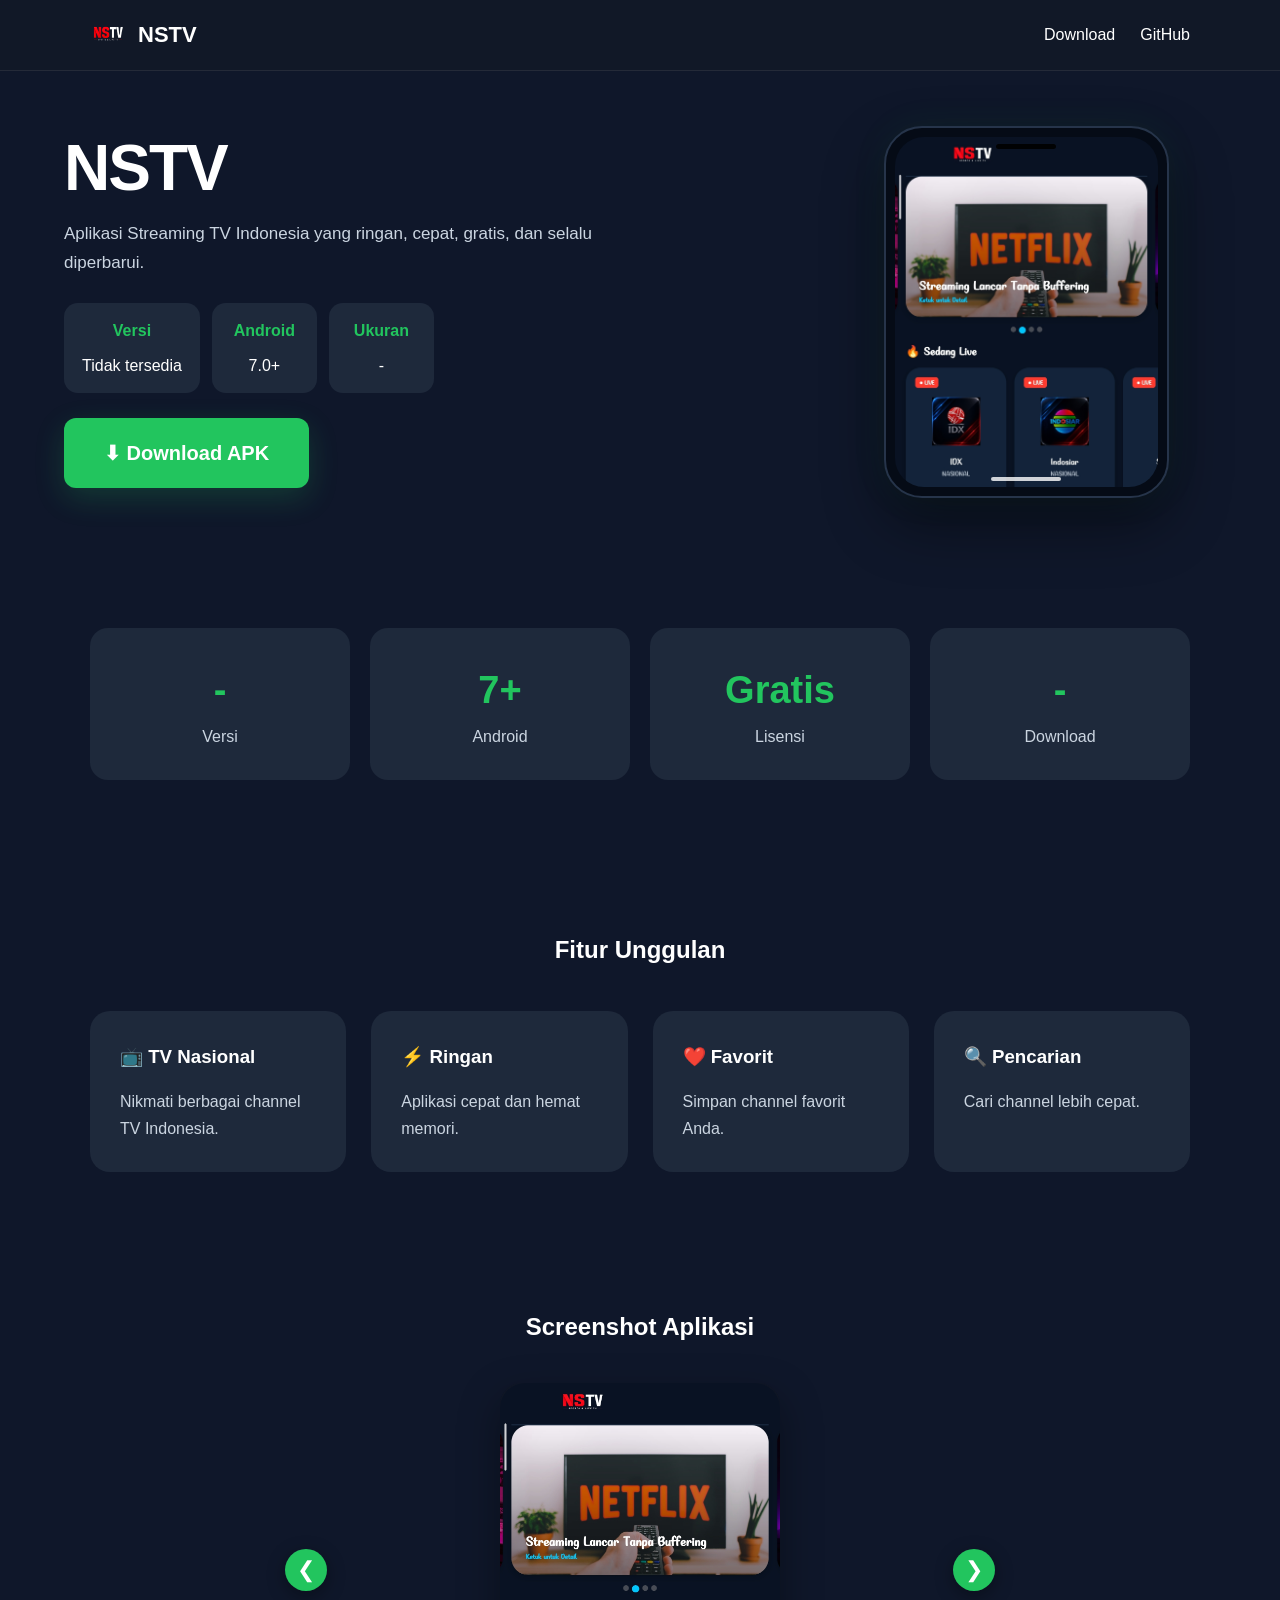
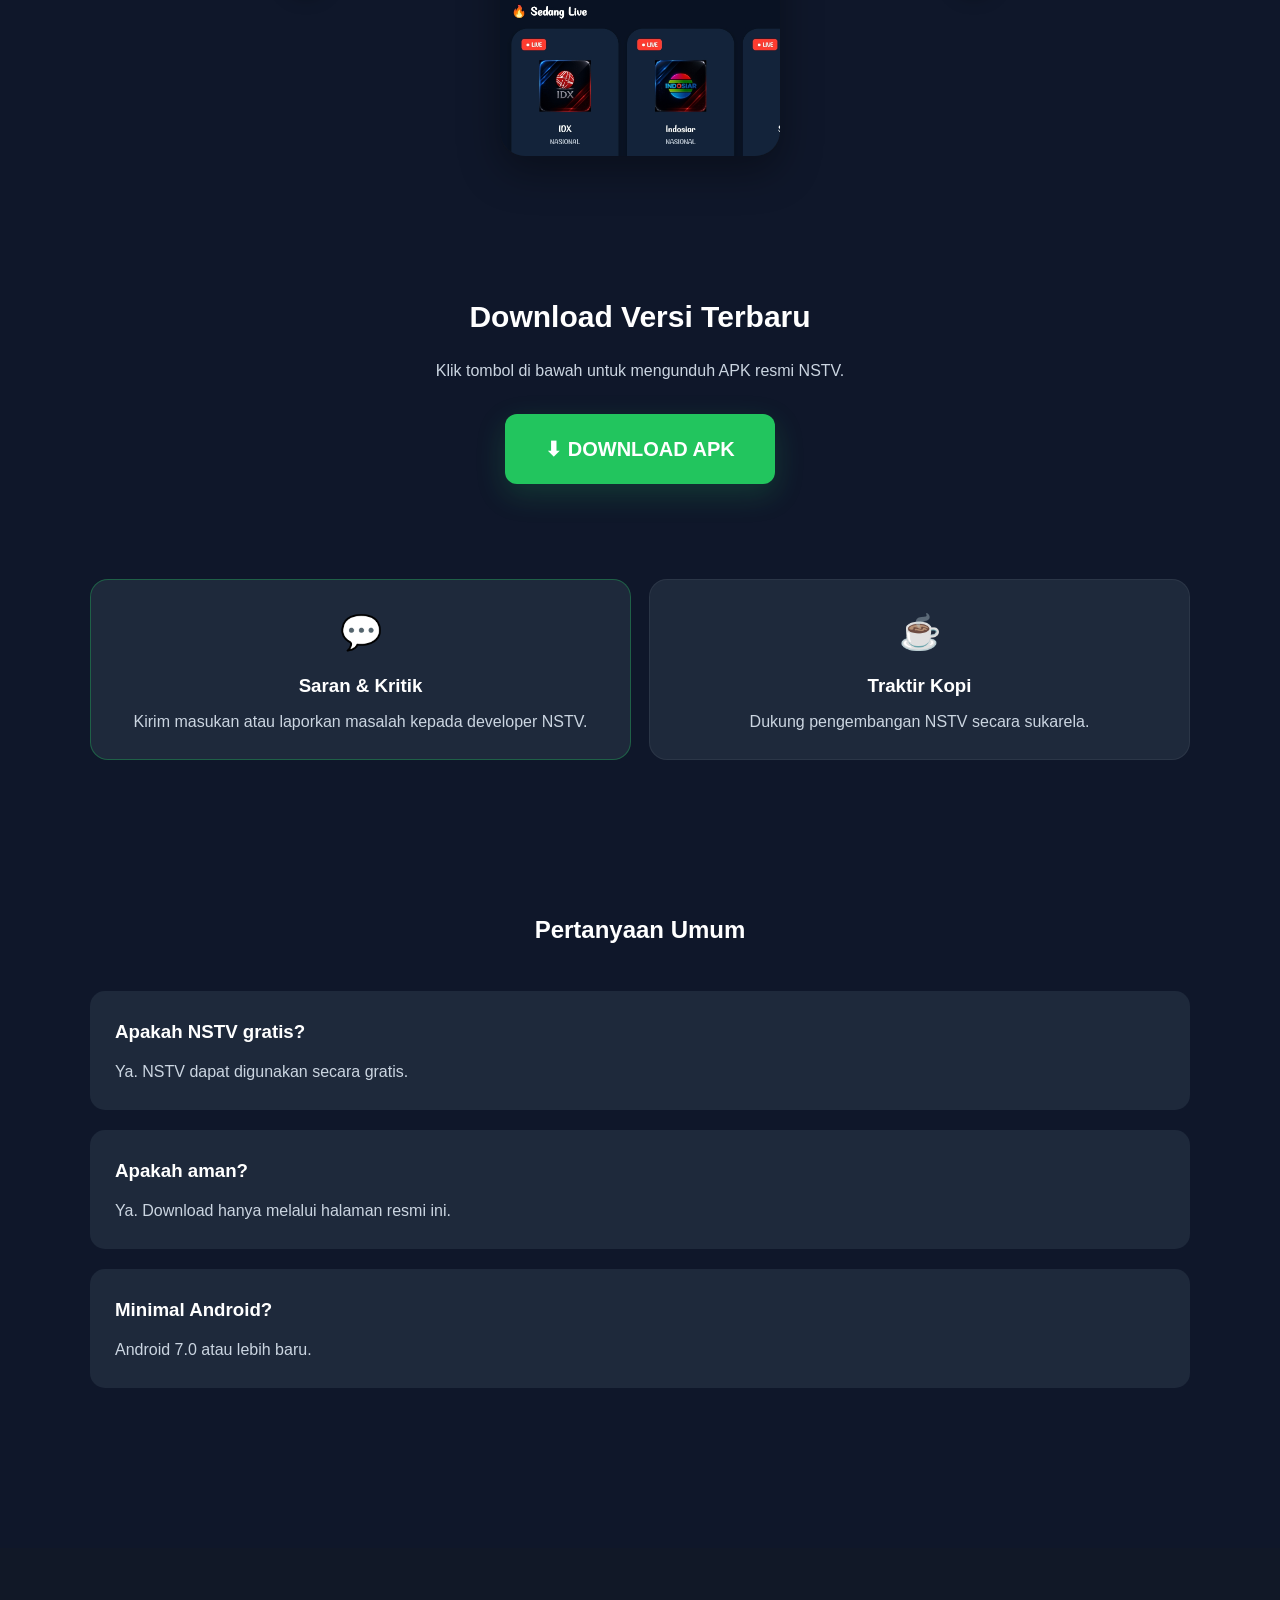
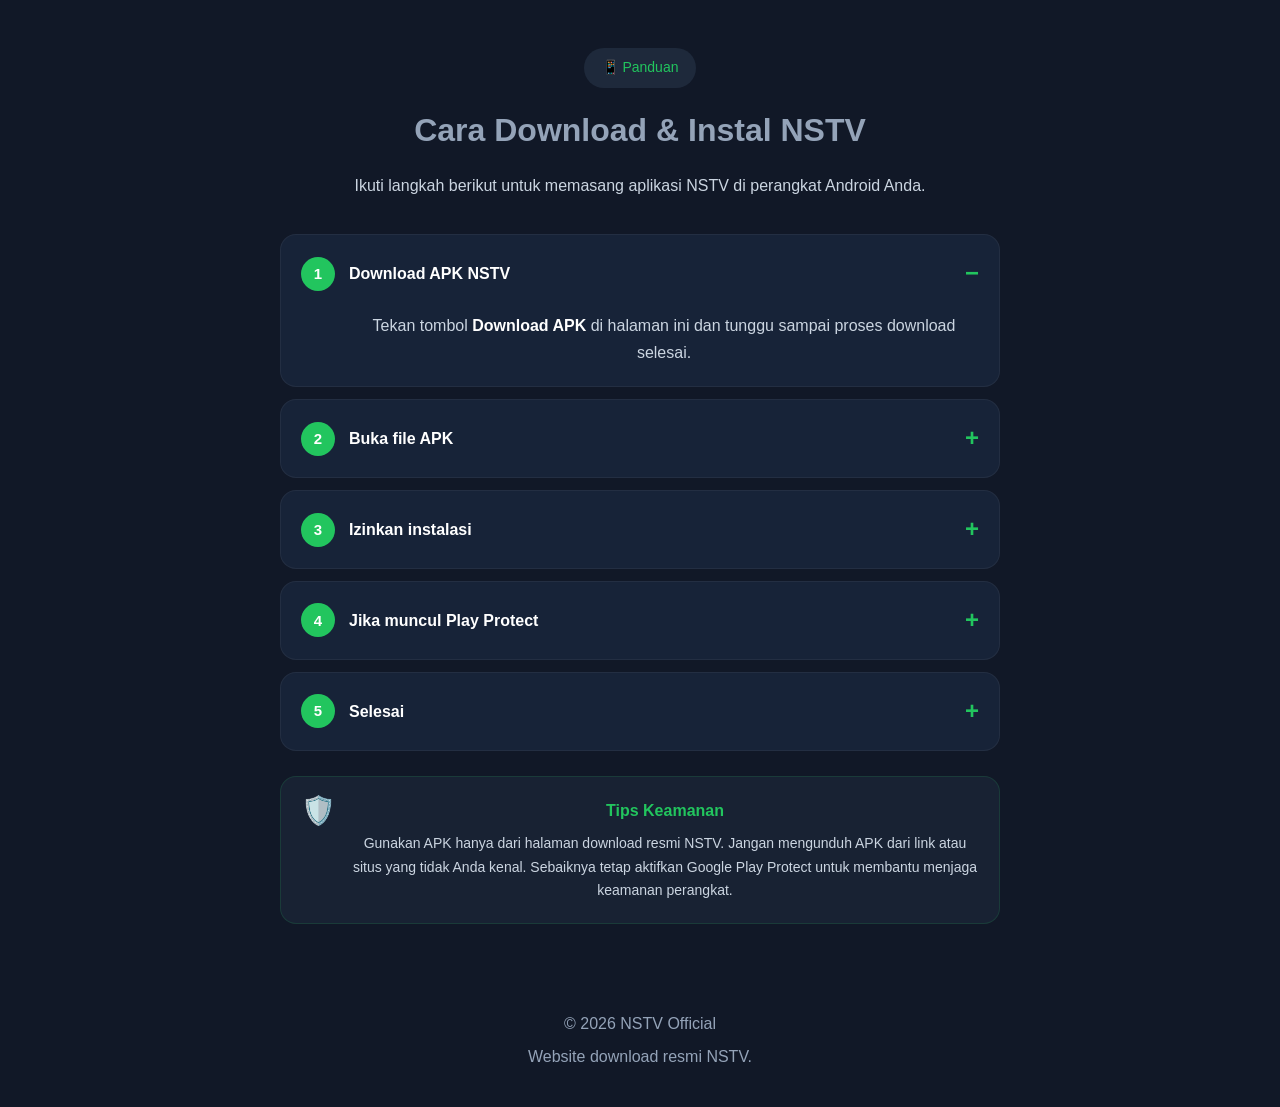
<file: index.html>
<!DOCTYPE html>
<html lang="id">
<head>
    <meta charset="UTF-8">
    <meta name="viewport" content="width=device-width, initial-scale=1.0">
    <title>NSTV - Download APK Resmi</title>
    <link rel="icon" type="image/png" href="img/logo.png">
    <meta name="description" content="Download aplikasi NSTV versi terbaru secara resmi.">
    <link rel="stylesheet" href="css/style.css">
    <link rel="stylesheet" href="css/layout-fix.css?v=2">
    <style>
        .community-section{padding:20px 0 70px}.community-grid{display:grid;grid-template-columns:repeat(2,minmax(0,1fr));gap:18px}.community-card{display:block;text-decoration:none;color:#fff;background:#1e293b;border-radius:18px;padding:24px;text-align:center;border:1px solid rgba(255,255,255,.06);transition:.25s}.community-card:hover{transform:translateY(-4px);border-color:#22c55e}.community-icon{font-size:34px;margin-bottom:8px}.community-card h3{margin-bottom:6px}.community-card p{color:#cbd5e1;margin:0}.community-card.feedback{border-color:rgba(34,197,94,.35)}@media(max-width:600px){.community-section{padding:5px 0 50px}.community-grid{grid-template-columns:1fr}.community-card{padding:22px}}
    </style>
</head>
<body>

<header>
    <div class="container">
        <nav>
            <div class="logo">
                <img src="img/logo.png" alt="NSTV Logo">
                <span>NSTV</span>
            </div>
            <div class="menu">
                <a href="#download">Download</a>
                <a href="https://github.com/nstv-official/nstv" target="_blank" rel="noopener noreferrer">GitHub</a>
            </div>
        </nav>
    </div>
</header>

<section class="hero">
    <div class="container hero-grid">
        <div class="hero-left">
            <h1>NSTV</h1>
            <p>Aplikasi Streaming TV Indonesia yang ringan, cepat, gratis, dan selalu diperbarui.</p>
            <div class="hero-info">
                <div><strong>Versi</strong><span id="app-version">Memuat...</span></div>
                <div><strong>Android</strong><span>7.0+</span></div>
                <div><strong>Ukuran</strong><span id="latest-size">Memuat...</span></div>
            </div>
            <a href="#download" class="download-button">⬇ Download APK</a>
        </div>
        <div class="hero-right"><div class="phone"><img src="img/screenshot1.jpg" id="hero-image" alt="Tampilan aplikasi NSTV"></div></div>
    </div>
</section>

<section class="stats">
    <div class="container">
        <div class="stat"><h2 id="latest-version">Memuat...</h2><p>Versi</p></div>
        <div class="stat"><h2>7+</h2><p>Android</p></div>
        <div class="stat"><h2>Gratis</h2><p>Lisensi</p></div>
        <div class="stat"><h2 id="download-count">Memuat...</h2><p>Download</p></div>
    </div>
</section>

<section class="features">
    <div class="container">
        <h2>Fitur Unggulan</h2>
        <div class="feature-grid">
            <div class="feature"><h3>📺 TV Nasional</h3><p>Nikmati berbagai channel TV Indonesia.</p></div>
            <div class="feature"><h3>⚡ Ringan</h3><p>Aplikasi cepat dan hemat memori.</p></div>
            <div class="feature"><h3>❤️ Favorit</h3><p>Simpan channel favorit Anda.</p></div>
            <div class="feature"><h3>🔍 Pencarian</h3><p>Cari channel lebih cepat.</p></div>
        </div>
    </div>
</section>

<section class="screenshots">
    <div class="container">
        <h2>Screenshot Aplikasi</h2>
        <div class="slider">
            <button class="nav prev" aria-label="Screenshot sebelumnya">&#10094;</button>
            <div class="slides">
                <img src="img/screenshot1.jpg" class="slide active" alt="Screenshot NSTV 1">
                <img src="img/screenshot2.jpg" class="slide" alt="Screenshot NSTV 2">
                <img src="img/screenshot3.jpg" class="slide" alt="Screenshot NSTV 3">
                <img src="img/screenshot4.jpg" class="slide" alt="Screenshot NSTV 4">
            </div>
            <button class="nav next" aria-label="Screenshot berikutnya">&#10095;</button>
        </div>
    </div>
</section>

<section class="download" id="download">
    <div class="container">
        <h2>Download Versi Terbaru</h2>
        <p>Klik tombol di bawah untuk mengunduh APK resmi NSTV.</p>
        <a href="#" class="download-button" data-latest-download rel="noopener noreferrer">⬇ DOWNLOAD APK</a>
        <div class="release-notes" id="release-notes" hidden><h3>Perubahan Terbaru</h3><p id="release-notes-text"></p></div>
    </div>
</section>

<section class="community-section">
    <div class="container">
        <div class="community-grid">
            <a class="community-card feedback" href="feedback.html">
                <div class="community-icon">💬</div>
                <h3>Saran & Kritik</h3>
                <p>Kirim masukan atau laporkan masalah kepada developer NSTV.</p>
            </a>
            <a class="community-card" href="support.html">
                <div class="community-icon">☕</div>
                <h3>Traktir Kopi</h3>
                <p>Dukung pengembangan NSTV secara sukarela.</p>
            </a>
        </div>
    </div>
</section>

<section class="faq">
    <div class="container">
        <h2>Pertanyaan Umum</h2>
        <div class="faq-item"><h3>Apakah NSTV gratis?</h3><p>Ya. NSTV dapat digunakan secara gratis.</p></div>
        <div class="faq-item"><h3>Apakah aman?</h3><p>Ya. Download hanya melalui halaman resmi ini.</p></div>
        <div class="faq-item"><h3>Minimal Android?</h3><p>Android 7.0 atau lebih baru.</p></div>
    </div>
</section>

<footer>
    <section class="install-guide" id="panduan">
        <div class="container">
            <div class="guide-header"><span class="guide-badge">📱 Panduan</span><h2>Cara Download & Instal NSTV</h2><p>Ikuti langkah berikut untuk memasang aplikasi NSTV di perangkat Android Anda.</p></div>
            <div class="guide-box">
                <details open><summary><span class="step-number">1</span>Download APK NSTV</summary><div class="guide-content"><p>Tekan tombol <strong>Download APK</strong> di halaman ini dan tunggu sampai proses download selesai.</p></div></details>
                <details><summary><span class="step-number">2</span>Buka file APK</summary><div class="guide-content"><p>Setelah selesai, buka file APK NSTV dari notifikasi download atau folder <strong>Download</strong> di perangkat Anda.</p></div></details>
                <details><summary><span class="step-number">3</span>Izinkan instalasi</summary><div class="guide-content"><p>Jika Android menampilkan pesan bahwa instalasi dari sumber ini tidak diizinkan, pilih <strong>Pengaturan</strong>, lalu aktifkan <strong>Izinkan dari sumber ini</strong> untuk browser atau aplikasi yang digunakan untuk membuka APK.</p><p>Setelah itu kembali ke proses instalasi dan tekan <strong>Install</strong>.</p></div></details>
                <details><summary><span class="step-number">4</span>Jika muncul Play Protect</summary><div class="guide-content"><p>Android dapat memeriksa aplikasi yang dipasang dari luar Google Play menggunakan <strong>Google Play Protect</strong>.</p><p>Jika tersedia pilihan <strong>Pindai aplikasi</strong>, lakukan pemindaian terlebih dahulu dan ikuti petunjuk yang muncul di layar.</p></div></details>
                <details><summary><span class="step-number">5</span>Selesai</summary><div class="guide-content"><p>Setelah instalasi selesai, buka aplikasi <strong>NSTV</strong> dari layar utama perangkat Anda.</p></div></details>
            </div>
            <div class="security-note"><div class="security-icon">🛡️</div><div><strong>Tips Keamanan</strong><p>Gunakan APK hanya dari halaman download resmi NSTV. Jangan mengunduh APK dari link atau situs yang tidak Anda kenal. Sebaiknya tetap aktifkan Google Play Protect untuk membantu menjaga keamanan perangkat.</p></div></div>
        </div>
    </section>
    <div class="container"><p>© 2026 NSTV Official</p><p>Website download resmi NSTV.</p></div>
</footer>

<script src="js/app.js?v=8"></script>
</body>
</html>
</file>
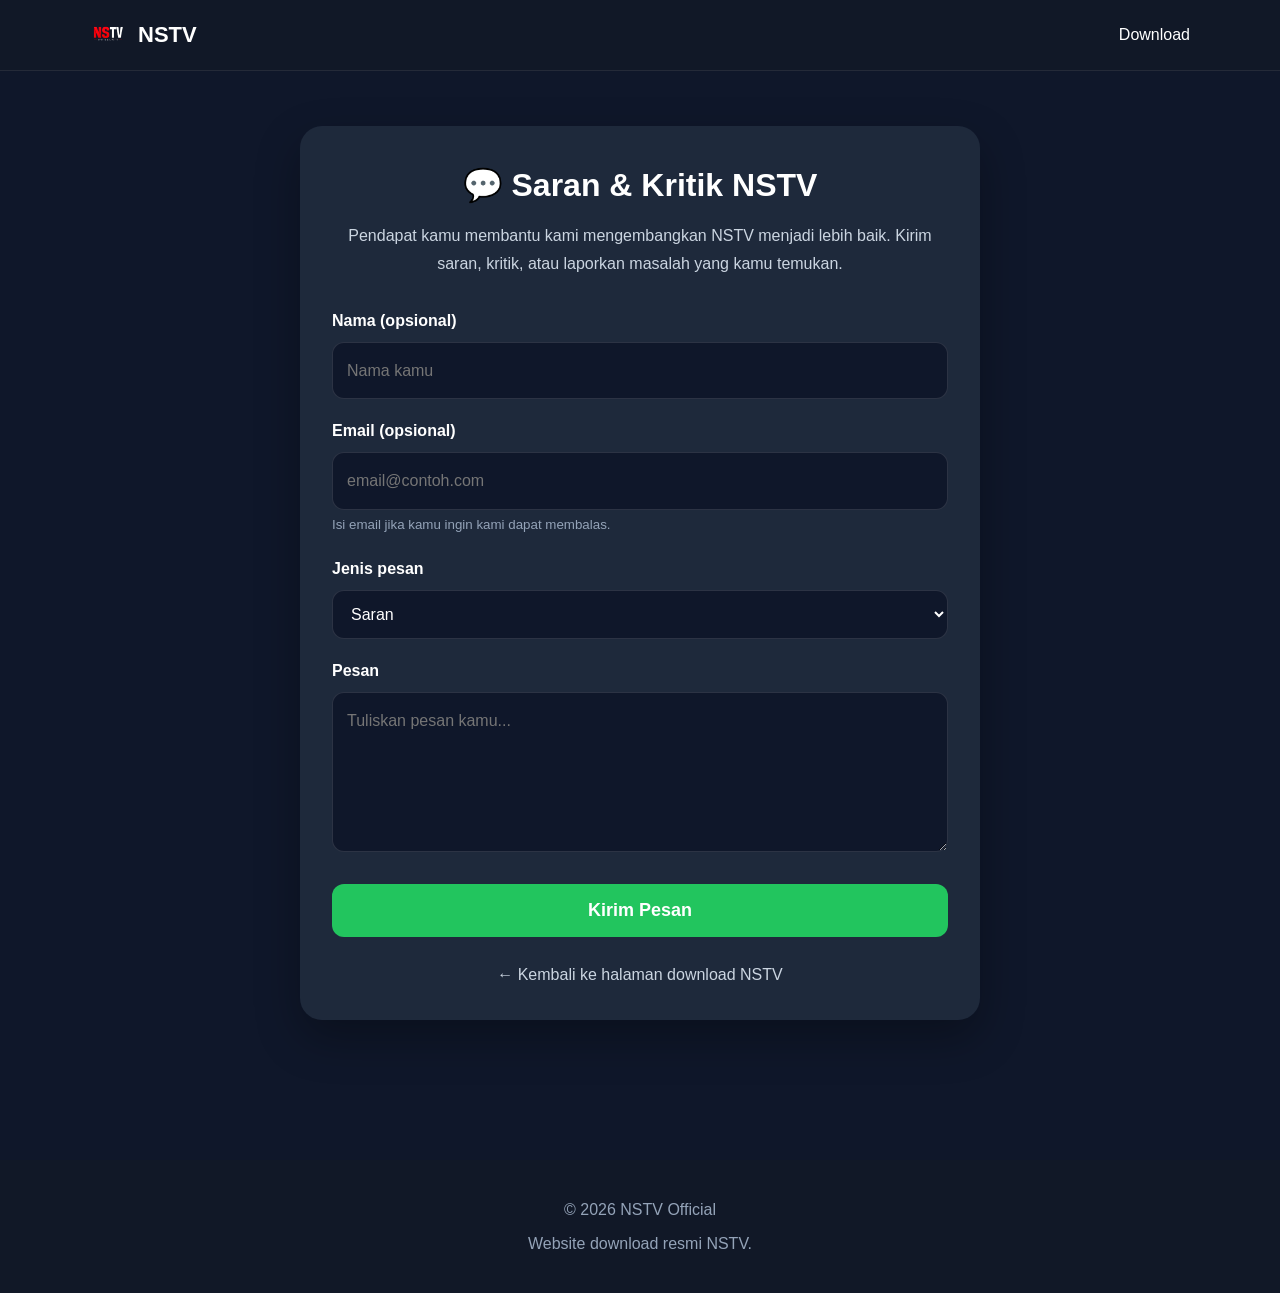
<file: feedback.html>
<!doctype html><html lang="id"><head><meta charset="utf-8"><meta name="viewport" content="width=device-width,initial-scale=1"><title>Saran & Kritik - NSTV</title><link rel="icon" href="img/logo.png"><link rel="stylesheet" href="css/style.css"><style>.feedback-page{padding:55px 0 80px;min-height:70vh}.feedback-card{max-width:680px;margin:auto;background:#1e293b;border-radius:22px;padding:32px;box-shadow:0 18px 45px rgba(0,0,0,.3)}.feedback-card h1{text-align:center;margin-bottom:10px}.intro{text-align:center;color:#cbd5e1;margin-bottom:30px}.feedback-form label{display:block;font-weight:bold;margin:18px 0 8px}.feedback-form input,.feedback-form select,.feedback-form textarea{width:100%;padding:14px;border:1px solid rgba(255,255,255,.12);border-radius:12px;background:#0f172a;color:#fff;font:inherit}.feedback-form textarea{min-height:160px;resize:vertical}.feedback-form small{color:#94a3b8}.submit{width:100%;border:0;margin-top:24px;cursor:pointer;background:#22c55e;color:#fff;padding:16px;border-radius:12px;font-size:18px;font-weight:bold}.submit:disabled{opacity:.6}.msg{display:none;margin-top:18px;padding:15px;border-radius:12px;text-align:center}.ok{display:block;background:rgba(34,197,94,.12);color:#86efac}.err{display:block;background:rgba(239,68,68,.12);color:#fca5a5}.back{display:block;text-align:center;color:#cbd5e1;text-decoration:none;margin-top:24px}@media(max-width:600px){.feedback-page{padding:35px 0 55px}.feedback-card{padding:24px 18px}}</style></head><body><header><div class="container"><nav><a href="index.html" class="logo" style="text-decoration:none;color:#fff"><img src="img/logo.png" alt="NSTV"><span>NSTV</span></a><div class="menu"><a href="index.html#download">Download</a></div></nav></div></header><main class="feedback-page"><div class="container"><div class="feedback-card"><h1>💬 Saran & Kritik NSTV</h1><p class="intro">Pendapat kamu membantu kami mengembangkan NSTV menjadi lebih baik. Kirim saran, kritik, atau laporkan masalah yang kamu temukan.</p><form id="feedback-form" class="feedback-form" action="https://formspree.io/f/moealabl" method="POST"><label for="name">Nama (opsional)</label><input id="name" name="name" maxlength="80" placeholder="Nama kamu"><label for="email">Email (opsional)</label><input id="email" name="email" type="email" maxlength="120" placeholder="email@contoh.com"><small>Isi email jika kamu ingin kami dapat membalas.</small><label for="category">Jenis pesan</label><select id="category" name="category" required><option>Saran</option><option>Kritik</option><option>Laporan masalah</option><option>Masalah streaming</option><option>Lainnya</option></select><label for="message">Pesan</label><textarea id="message" name="message" maxlength="3000" required placeholder="Tuliskan pesan kamu..."></textarea><input type="hidden" name="_subject" value="Saran & Kritik NSTV"><input type="text" name="_gotcha" tabindex="-1" autocomplete="off" style="position:absolute;left:-9999px"><button id="submit" class="submit" type="submit">Kirim Pesan</button><div id="msg" class="msg" role="status"></div></form><a class="back" href="index.html">← Kembali ke halaman download NSTV</a></div></div></main><footer><div class="container"><p>© 2026 NSTV Official</p><p>Website download resmi NSTV.</p></div></footer><script>document.getElementById('feedback-form').addEventListener('submit',async e=>{e.preventDefault();const f=e.currentTarget,b=document.getElementById('submit'),m=document.getElementById('msg');b.disabled=true;b.textContent='Mengirim...';m.className='msg';try{const r=await fetch(f.action,{method:'POST',body:new FormData(f),headers:{Accept:'application/json'}});if(!r.ok)throw 0;f.reset();m.className='msg ok';m.textContent='Terima kasih! Pesan kamu sudah berhasil dikirim. ❤️'}catch(x){m.className='msg err';m.textContent='Maaf, pesan belum terkirim. Silakan coba lagi.'}finally{b.disabled=false;b.textContent='Kirim Pesan'}});</script></body></html>
</file>
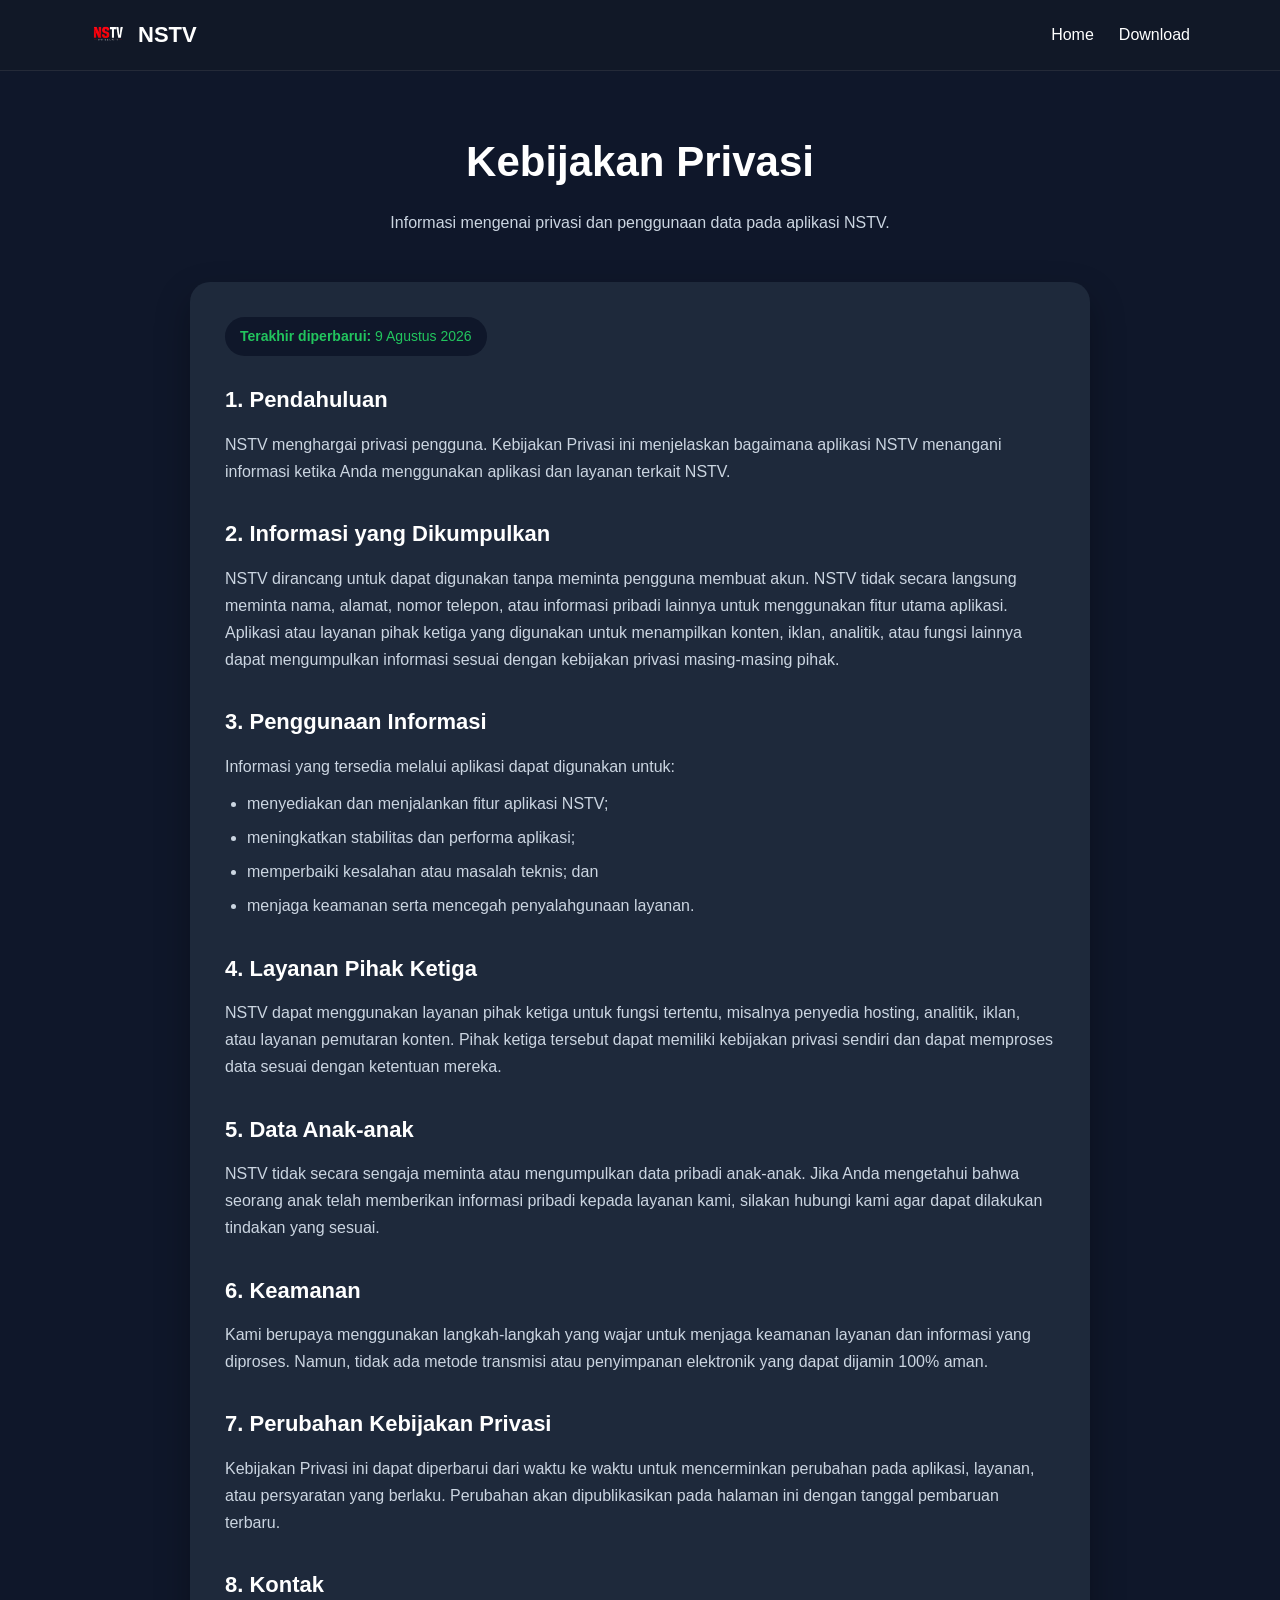
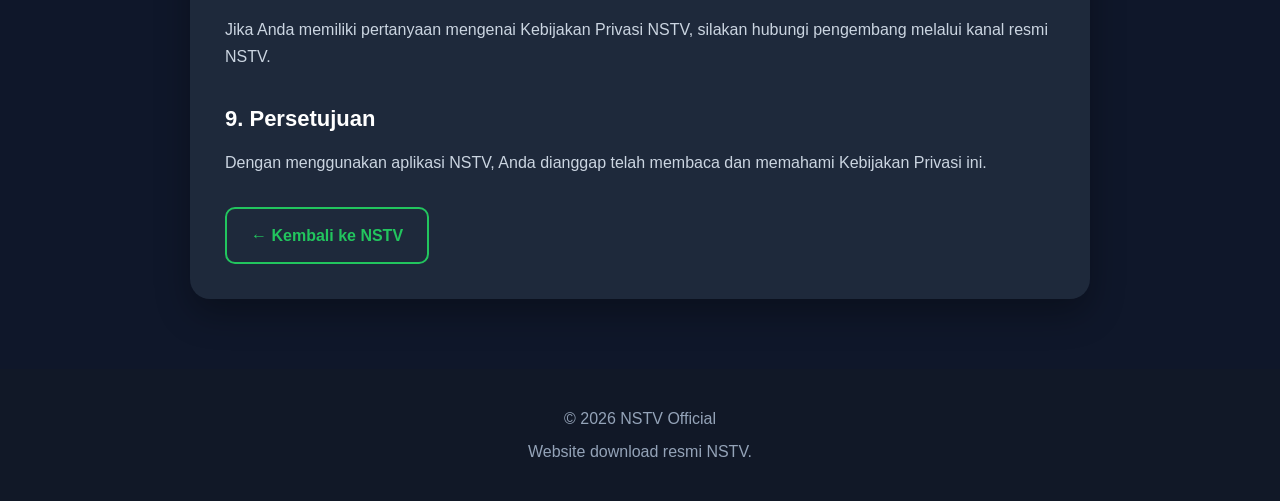
<file: privacy.html>
<!DOCTYPE html>
<html lang="id">
<head>
    <meta charset="UTF-8">
    <meta name="viewport" content="width=device-width, initial-scale=1.0">
    <title>Kebijakan Privasi - NSTV</title>
    <meta name="description" content="Kebijakan Privasi resmi aplikasi NSTV.">
    <link rel="icon" type="image/png" href="img/logo.png">
    <link rel="stylesheet" href="css/style.css">
    <style>
        /* Privacy Policy - mengikuti tema utama NSTV */
        .privacy-hero {
            padding: 55px 0 35px;
            text-align: center;
        }

        .privacy-hero h1 {
            font-size: 42px;
            margin-bottom: 12px;
        }

        .privacy-hero p {
            color: #cbd5e1;
            margin: 0 auto;
            max-width: 650px;
        }

        .privacy-card {
            background: #1e293b;
            border-radius: 20px;
            padding: 35px;
            margin: 10px auto 70px;
            box-shadow: 0 15px 35px rgba(0,0,0,.3);
            max-width: 900px;
        }

        .privacy-updated {
            display: inline-block;
            padding: 8px 15px;
            background: #0f172a;
            border-radius: 20px;
            color: #22c55e;
            font-size: 14px;
            margin-bottom: 25px;
        }

        .privacy-card h2 {
            color: #fff;
            font-size: 22px;
            margin: 30px 0 12px;
        }

        .privacy-card h2:first-of-type {
            margin-top: 0;
        }

        .privacy-card p,
        .privacy-card li {
            color: #cbd5e1;
        }

        .privacy-card ul {
            padding-left: 22px;
            margin: 10px 0;
        }

        .privacy-card li {
            margin: 7px 0;
        }

        .privacy-card a {
            color: #22c55e;
            text-decoration: none;
        }

        .privacy-card a:hover {
            color: #16a34a;
        }

        .privacy-back {
            display: inline-block;
            margin-top: 30px;
            padding: 13px 24px;
            border: 2px solid #22c55e;
            border-radius: 10px;
            color: #22c55e;
            text-decoration: none;
            font-weight: bold;
            transition: .3s;
        }

        .privacy-back:hover {
            background: #22c55e;
            color: #fff;
        }

        @media (max-width: 600px) {
            .privacy-hero {
                padding: 45px 0 25px;
            }

            .privacy-hero h1 {
                font-size: 32px;
            }

            .privacy-card {
                padding: 24px 20px;
                margin-bottom: 45px;
                border-radius: 18px;
            }

            .privacy-card h2 {
                font-size: 20px;
            }
        }
    </style>
</head>
<body>

<header>
    <div class="container">
        <nav>
            <a href="index.html" class="logo" style="text-decoration:none;color:#fff;">
                <img src="img/logo.png" alt="NSTV Logo">
                <span>NSTV</span>
            </a>

            <div class="menu">
                <a href="index.html">Home</a>
                <a href="index.html#download">Download</a>
            </div>
        </nav>
    </div>
</header>

<section class="privacy-hero">
    <div class="container">
        <h1>Kebijakan Privasi</h1>
        <p>Informasi mengenai privasi dan penggunaan data pada aplikasi NSTV.</p>
    </div>
</section>

<main class="container">
    <article class="privacy-card">
        <div class="privacy-updated"><strong>Terakhir diperbarui:</strong> 9 Agustus 2026</div>

        <h2>1. Pendahuluan</h2>
        <p>
            NSTV menghargai privasi pengguna. Kebijakan Privasi ini menjelaskan bagaimana
            aplikasi NSTV menangani informasi ketika Anda menggunakan aplikasi dan layanan
            terkait NSTV.
        </p>

        <h2>2. Informasi yang Dikumpulkan</h2>
        <p>
            NSTV dirancang untuk dapat digunakan tanpa meminta pengguna membuat akun.
            NSTV tidak secara langsung meminta nama, alamat, nomor telepon, atau informasi
            pribadi lainnya untuk menggunakan fitur utama aplikasi.
        </p>
        <p>
            Aplikasi atau layanan pihak ketiga yang digunakan untuk menampilkan konten,
            iklan, analitik, atau fungsi lainnya dapat mengumpulkan informasi sesuai dengan
            kebijakan privasi masing-masing pihak.
        </p>

        <h2>3. Penggunaan Informasi</h2>
        <p>Informasi yang tersedia melalui aplikasi dapat digunakan untuk:</p>
        <ul>
            <li>menyediakan dan menjalankan fitur aplikasi NSTV;</li>
            <li>meningkatkan stabilitas dan performa aplikasi;</li>
            <li>memperbaiki kesalahan atau masalah teknis; dan</li>
            <li>menjaga keamanan serta mencegah penyalahgunaan layanan.</li>
        </ul>

        <h2>4. Layanan Pihak Ketiga</h2>
        <p>
            NSTV dapat menggunakan layanan pihak ketiga untuk fungsi tertentu, misalnya
            penyedia hosting, analitik, iklan, atau layanan pemutaran konten. Pihak ketiga
            tersebut dapat memiliki kebijakan privasi sendiri dan dapat memproses data
            sesuai dengan ketentuan mereka.
        </p>

        <h2>5. Data Anak-anak</h2>
        <p>
            NSTV tidak secara sengaja meminta atau mengumpulkan data pribadi anak-anak.
            Jika Anda mengetahui bahwa seorang anak telah memberikan informasi pribadi
            kepada layanan kami, silakan hubungi kami agar dapat dilakukan tindakan yang
            sesuai.
        </p>

        <h2>6. Keamanan</h2>
        <p>
            Kami berupaya menggunakan langkah-langkah yang wajar untuk menjaga keamanan
            layanan dan informasi yang diproses. Namun, tidak ada metode transmisi atau
            penyimpanan elektronik yang dapat dijamin 100% aman.
        </p>

        <h2>7. Perubahan Kebijakan Privasi</h2>
        <p>
            Kebijakan Privasi ini dapat diperbarui dari waktu ke waktu untuk mencerminkan
            perubahan pada aplikasi, layanan, atau persyaratan yang berlaku. Perubahan
            akan dipublikasikan pada halaman ini dengan tanggal pembaruan terbaru.
        </p>

        <h2>8. Kontak</h2>
        <p>
            Jika Anda memiliki pertanyaan mengenai Kebijakan Privasi NSTV, silakan hubungi
            pengembang melalui kanal resmi NSTV.
        </p>

        <h2>9. Persetujuan</h2>
        <p>
            Dengan menggunakan aplikasi NSTV, Anda dianggap telah membaca dan memahami
            Kebijakan Privasi ini.
        </p>

        <a href="index.html" class="privacy-back">← Kembali ke NSTV</a>
    </article>
</main>

<footer>
    <div class="container">
        <p>© 2026 NSTV Official</p>
        <p>Website download resmi NSTV.</p>
    </div>
</footer>

</body>
</html>
</file>
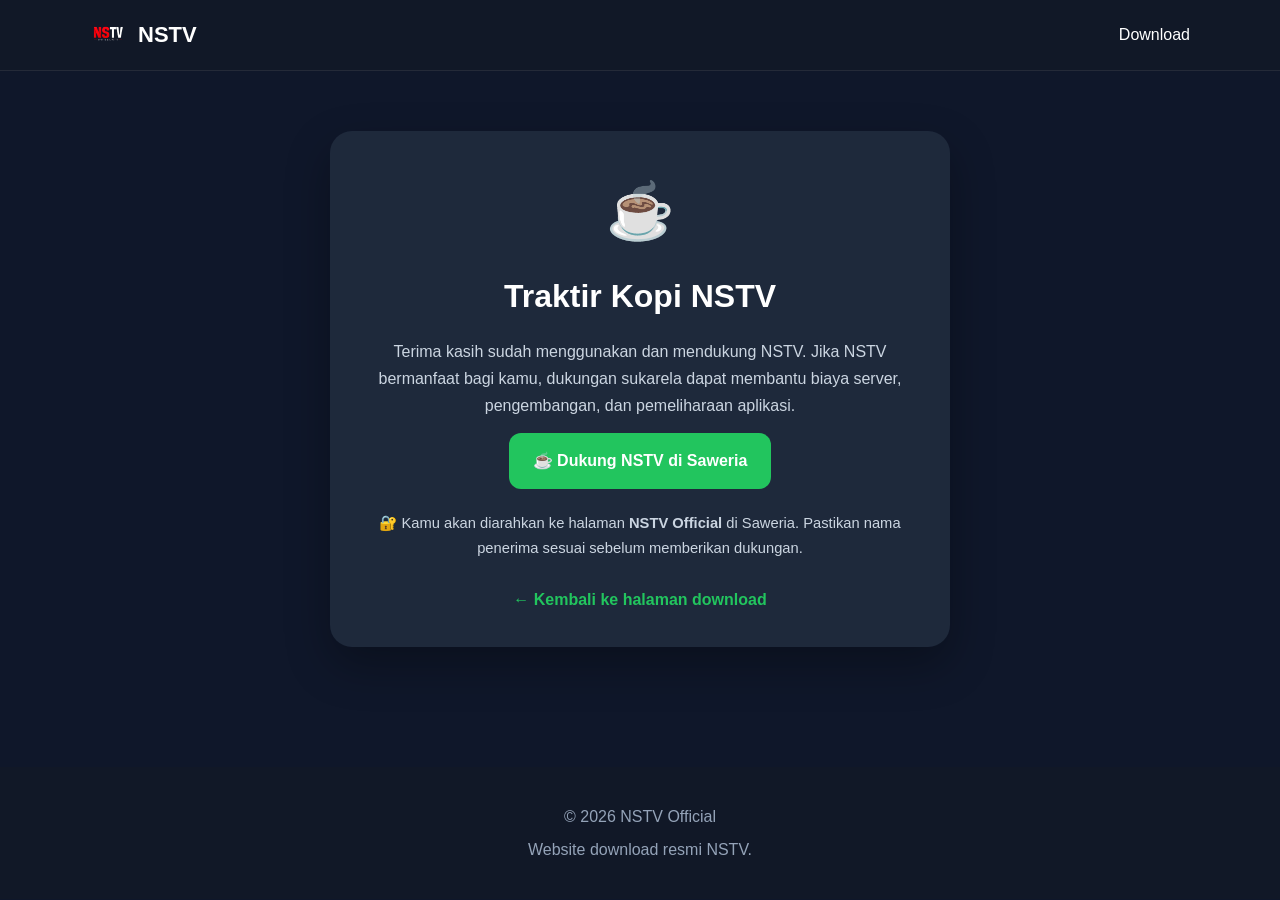
<file: support.html>
<!doctype html>
<html lang="id">
<head>
    <meta charset="utf-8">
    <meta name="viewport" content="width=device-width, initial-scale=1">
    <title>Traktir Kopi - NSTV</title>

    <link rel="icon" href="img/logo.png">
    <link rel="stylesheet" href="css/style.css">

    <style>
        .support-page {
            padding: 60px 0;
            min-height: 70vh;
        }

        .support-card {
            max-width: 620px;
            margin: auto;
            background: #1e293b;
            border-radius: 22px;
            padding: 34px;
            text-align: center;
            box-shadow: 0 18px 45px rgba(0,0,0,.3);
        }

        .support-icon {
            font-size: 55px;
            margin-bottom: 10px;
        }

        .support-card h1 {
            margin-bottom: 15px;
        }

        .support-card p {
            color: #cbd5e1;
            line-height: 1.7;
        }

        .support-button {
            display: inline-block;
            margin-top: 14px;
            padding: 14px 24px;
            border-radius: 12px;
            background: #22c55e;
            color: #fff;
            text-decoration: none;
            font-weight: 700;
            transition: .2s;
        }

        .support-button:hover {
            transform: translateY(-2px);
            opacity: .9;
        }

        .verify {
            margin-top: 22px;
            font-size: .92rem;
        }

        .back {
            display: inline-block;
            margin-top: 25px;
            color: #22c55e;
            text-decoration: none;
            font-weight: bold;
        }

        @media (max-width: 600px) {
            .support-page {
                padding: 35px 15px;
            }

            .support-card {
                padding: 28px 20px;
                border-radius: 18px;
            }

            .support-icon {
                font-size: 48px;
            }

            .support-card h1 {
                font-size: 25px;
            }

            .support-button {
                width: 100%;
                box-sizing: border-box;
                padding: 15px 18px;
            }
        }
    </style>
</head>

<body>

<header>
    <div class="container">
        <nav>
            <a href="index.html"
               class="logo"
               style="text-decoration:none;color:#fff">

                <img src="img/logo.png" alt="NSTV">
                <span>NSTV</span>
            </a>

            <div class="menu">
                <a href="index.html#download">Download</a>
            </div>
        </nav>
    </div>
</header>


<main class="support-page">
    <div class="container">

        <div class="support-card">

            <div class="support-icon">☕</div>

            <h1>Traktir Kopi NSTV</h1>

            <p>
                Terima kasih sudah menggunakan dan mendukung NSTV.
                Jika NSTV bermanfaat bagi kamu, dukungan sukarela dapat
                membantu biaya server, pengembangan, dan pemeliharaan aplikasi.
            </p>

            <a
                class="support-button"
                href="https://saweria.co/nstvofficial"
                target="_blank"
                rel="noopener noreferrer"
            >
                ☕ Dukung NSTV di Saweria
            </a>

            <p class="verify">
                🔐 Kamu akan diarahkan ke halaman
                <strong>NSTV Official</strong> di Saweria.
                Pastikan nama penerima sesuai sebelum memberikan dukungan.
            </p>

            <a class="back" href="index.html">
                ← Kembali ke halaman download
            </a>

        </div>

    </div>
</main>


<footer>
    <div class="container">
        <p>© 2026 NSTV Official</p>
        <p>Website download resmi NSTV.</p>
    </div>
</footer>

</body>
</html>
</file>
<file: css/style.css>
/* ===========================
   NSTV Official Website
   style.css
=========================== */

*{
    margin:0;
    padding:0;
    box-sizing:border-box;
}

html{
    scroll-behavior:smooth;
}

body{
    font-family:Arial,Helvetica,sans-serif;
    background:#0f172a;
    color:#ffffff;
    line-height:1.7;
}

/* ===========================
   Container
=========================== */

.container{
    width:90%;
    max-width:1100px;
    margin:auto;
}

/* ===========================
   Header
=========================== */

header{
    position:sticky;
    top:0;
    z-index:1000;
    background:#111827;
    border-bottom:1px solid rgba(255,255,255,.08);
}

nav{
    display:flex;
    justify-content:space-between;
    align-items:center;
    height:70px;
}

.logo{
    display:flex;
    align-items:center;
    gap:12px;
}

.logo img{
    width:42px;
    height:42px;
    border-radius:10px;
}

.logo span{
    font-size:24px;
    font-weight:bold;
}

.menu{
    display:flex;
    gap:25px;
}

.menu a{
    color:#fff;
    text-decoration:none;
    transition:.3s;
}

.menu a:hover{
    color:#22c55e;
}

/* ===========================
   Hero
=========================== */

.hero{
    padding:80px 0;
}

.hero-grid{
    display:grid;
    grid-template-columns:1fr 360px;
    gap:50px;
    align-items:center;
}

.badge{
    display:inline-block;
    padding:8px 18px;
    background:#1e293b;
    border-radius:30px;
    color:#22c55e;
    margin-bottom:20px;
    font-size:14px;
}

.hero h1{
    font-size:58px;
    margin-bottom:20px;
}

.hero p{
    color:#cbd5e1;
    margin-bottom:35px;
}

.hero-buttons{
    display:flex;
    gap:15px;
    flex-wrap:wrap;
}

.btn{
    padding:15px 30px;
    border-radius:10px;
    text-decoration:none;
    font-weight:bold;
    transition:.3s;
}

.btn-primary{
    background:#22c55e;
    color:#fff;
}

.btn-primary:hover{
    background:#16a34a;
}

.btn-outline{
    border:2px solid #22c55e;
    color:#22c55e;
}

.btn-outline:hover{
    background:#22c55e;
    color:#fff;
}

/* ===========================
   Hero Card
=========================== */

.hero-card{

    background:#1e293b;

    padding:35px;

    border-radius:20px;

    text-align:center;

    box-shadow:0 15px 35px rgba(0,0,0,.3);

}

.hero-card img{

    width:120px;

    margin-bottom:20px;

}

.hero-card h2{

    margin-bottom:20px;

}

.hero-card ul{

    list-style:none;

}

.hero-card li{

    padding:8px 0;

    border-bottom:1px solid rgba(255,255,255,.08);

}

/* ===========================
   Stats
=========================== */

.stats{

    padding:70px 0;

}

.stats .container{

    display:grid;

    grid-template-columns:repeat(auto-fit,minmax(180px,1fr));

    gap:20px;

}

.stat{

    background:#1e293b;

    border-radius:18px;

    text-align:center;

    padding:30px;

}

.stat h2{

    color:#22c55e;

    font-size:38px;

}

.stat p{

    color:#cbd5e1;

}

/* ===========================
   Features
=========================== */

.features{

    padding:80px 0;

}

.features h2{

    text-align:center;

    margin-bottom:40px;

}

.feature-grid{

    display:grid;

    grid-template-columns:repeat(auto-fit,minmax(220px,1fr));

    gap:25px;

}

.feature{

    background:#1e293b;

    border-radius:20px;

    padding:30px;

    transition:.3s;

}

.feature:hover{

    transform:translateY(-8px);

}

.feature h3{

    margin-bottom:15px;

}

.feature p{

    color:#cbd5e1;

}

/* ===========================
   Screenshot
=========================== */

.screenshots{

    padding:80px 0;

}

.screenshots h2{

    text-align:center;

    margin-bottom:40px;

}

.screens{

    display:grid;

    grid-template-columns:repeat(auto-fit,minmax(220px,1fr));

    gap:25px;

}

.screens img{

    width:100%;

    border-radius:18px;

    transition:.3s;

}

.screens img:hover{

    transform:scale(1.04);

}

/* ===========================
   Download
=========================== */

.download{

    padding:80px 0;

    text-align:center;

}

.download p{

    margin:20px 0 35px;

    color:#cbd5e1;

}

.download-button{

    display:inline-block;

    background:#22c55e;

    color:#fff;

    text-decoration:none;

    padding:18px 40px;

    border-radius:12px;

    font-size:20px;

    font-weight:bold;

    transition:.3s;

}

.download-button:hover{

    background:#16a34a;

}

/* ===========================
   FAQ
=========================== */

.faq{

    padding:80px 0;

}

.faq h2{

    text-align:center;

    margin-bottom:40px;

}

.faq-item{

    background:#1e293b;

    border-radius:15px;

    padding:25px;

    margin-bottom:20px;

}

.faq-item h3{

    margin-bottom:10px;

}

.faq-item p{

    color:#cbd5e1;

}

/* ===========================
   Footer
=========================== */

footer{

    margin-top:60px;

    padding:30px 0;

    background:#111827;

    text-align:center;

    color:#94a3b8;

}

footer p{

    margin:6px 0;

}

/* ===========================
   Responsive
=========================== */

@media(max-width:900px){

.hero-grid{

grid-template-columns:1fr;

}

.hero{

text-align:center;

}

.hero-buttons{

justify-content:center;

}

.menu{

display:none;

}

.hero h1{

font-size:42px;

}

}

@media(max-width:600px){

.hero{

padding:60px 0;

}

.hero h1{

font-size:34px;

}

.download-button{

width:100%;

}

.btn{

width:100%;

text-align:center;

}

.hero-buttons{

flex-direction:column;

}

}

/* ===== Screenshot Slider ===== */

.slide{
    display:none;
    width:100%;
    border-radius:20px;
}

.slide.active{
    display:block;
}

.slides{
    overflow:hidden;
    border-radius:20px;
    box-shadow:0 15px 35px rgba(0,0,0,.4);
}

.slide{
    width:100%;
    display:none;
}

.slide.active{
    display:block;
}

.nav{
    position:absolute;
    top:50%;
    transform:translateY(-50%);
    width:50px;
    height:50px;
    border:none;
    border-radius:50%;
    background:#22c55e;
    color:#fff;
    cursor:pointer;
    font-size:28px;
    box-shadow:0 8px 20px rgba(0,0,0,.3);
}

.prev{
    left:-25px;
}

.next{
    right:-60px;
}

.nav:hover{
    background:#16a34a;
}

/* ===== Hero Baru ===== */

.hero{
    padding:60px 0;
}

.hero-grid{
    display:grid;
    grid-template-columns:1fr 320px;
    gap:60px;
    align-items:center;
}

.hero-left h1{
    font-size:60px;
    margin:15px 0;
}

.hero-left p{
    color:#cbd5e1;
    margin-bottom:30px;
}

.hero-info{
    display:flex;
    gap:15px;
    margin-bottom:30px;
    flex-wrap:wrap;
}

.hero-info div{
    background:#1e293b;
    padding:15px 22px;
    border-radius:12px;
    text-align:center;
    min-width:90px;
}

.hero-info strong{
    display:block;
    color:#22c55e;
    margin-bottom:5px;
}

.phone{
    width:280px;
    margin:auto;
    background:#111827;
    padding:10px;
    border-radius:35px;
    box-shadow:0 20px 60px rgba(0,0,0,.5);
}

.phone img{
    width:100%;
    border-radius:25px;
    display:block;
}

@media(max-width:900px){

.hero-grid{

grid-template-columns:1fr;

text-align:center;

}

.hero-info{

justify-content:center;

}

}

/* =====================================================
   NSTV - FINAL MOBILE POLISH
   Tambahkan di PALING BAWAH style.css
===================================================== */

/* ---------- Header ---------- */

.logo img {
    width: 36px;
    height: 36px;
    border-radius: 9px;
}

.logo span {
    font-size: 22px;
}

/* ---------- Hero ---------- */

.hero {
    padding: 55px 0 45px;
}

.hero-grid {
    gap: 45px;
}

.hero-left h1 {
    font-size: 58px;
    letter-spacing: -2px;
}

.hero-left p {
    max-width: 560px;
}

.hero-info {
    gap: 12px;
}

.hero-info div {
    min-width: 100px;
    padding: 14px 18px;
}

.phone {
    width: 270px;
}

/* ---------- Download button ---------- */

.download-button {
    box-shadow: 0 10px 30px rgba(34, 197, 94, .20);
}

/* ---------- Screenshot section ---------- */

.screenshots {
    padding: 55px 0 70px;
}

.screenshots h2 {
    margin-bottom: 28px;
}

.slider {
    width: min(240px, 68vw);
}

.slides {
    overflow: hidden;
    border-radius: 22px;
    background: #111827;
    box-shadow: 0 15px 40px rgba(0, 0, 0, .35);
}

.slide {
    width: 100%;
    height: auto;
    display: none;
    border-radius: 22px;
}

.slide.active {
    display: block;
}

/* ---------- Slider arrows ---------- */

.nav {
    position: absolute;
    top: 50%;
    transform: translateY(-50%);
    width: 42px;
    height: 42px;
    border: 0;
    border-radius: 50%;
    background: #22c55e;
    color: #fff;
    cursor: pointer;
    font-size: 24px;
    line-height: 42px;
    padding: 0;
    z-index: 5;
    box-shadow: 0 5px 18px rgba(0, 0, 0, .35);
}

.nav:hover {
    background: #16a34a;
    transform: translateY(-50%) scale(1.05);
}

.prev {
    left: -20px;
}

.next {
    right: -20px;
}

/* ---------- Download section ---------- */

.download {
    padding: 65px 0 75px;
}

.download h2 {
    font-size: 30px;
}

.download p {
    max-width: 600px;
    margin: 15px auto 30px;
}

/* ---------- Mobile ---------- */

@media (max-width: 600px) {

    .container {
        width: 88%;
    }

    /* Header */

    nav {
        height: 64px;
    }

    .logo img {
        width: 32px;
        height: 32px;
        border-radius: 8px;
    }

    .logo span {
        font-size: 20px;
    }

    /* Hero */

    .hero {
        padding: 48px 0 35px;
    }

    .hero-grid {
        gap: 40px;
    }

    .hero-left h1 {
        font-size: 52px;
        margin: 14px 0;
    }

    .hero-left p {
        font-size: 16px;
        line-height: 1.7;
    }

    .hero-info {
        display: grid;
        grid-template-columns: repeat(3, 1fr);
        gap: 9px;
        width: 100%;
    }

    .hero-info div {
        min-width: 0;
        padding: 13px 7px;
        border-radius: 14px;
    }

    .hero-info strong {
        font-size: 14px;
    }

    .hero-info span {
        font-size: 14px;
    }

    .hero-right {
        margin-top: 5px;
    }

    .phone {
        width: min(250px, 72vw);
    }

    /* Download button */

    .download-button {
        width: 100%;
        padding: 17px 20px;
        font-size: 18px;
    }

    /* Screenshot */

    .screenshots {
        padding: 45px 0 55px;
    }

    .screenshots h2 {
        font-size: 25px;
        margin-bottom: 22px;
    }

    .slider {
    width: min(240px, 68vw);
   }

    .slides {
        border-radius: 19px;
    }

    .slide {
        border-radius: 19px;
    }

    .nav {
        width: 40px;
        height: 40px;
        line-height: 40px;
        font-size: 21px;
    }

    .prev {
        left: -17px;
    }

    .next {
        right: -17px;
    }

    /* Download section */

    .download {
        padding: 55px 0 65px;
    }

    .download h2 {
        font-size: 27px;
    }

    .download p {
        font-size: 15px;
        line-height: 1.7;
    }

    /* Footer */

    footer {
        padding: 28px 0;
        font-size: 14px;
    }
}

/* ---------- Very small phones ---------- */

@media (max-width: 380px) {

    .hero-left h1 {
        font-size: 46px;
    }

    .hero-info div {
        padding: 11px 5px;
    }

    .hero-info strong,
    .hero-info span {
        font-size: 12px;
    }

    .phone {
        width: 230px;
    }

    .slider {
    width: 220px;
   }

    .nav {
        width: 36px;
        height: 36px;
        line-height: 36px;
        font-size: 19px;
    }

    .prev {
        left: -15px;
    }

    .next {
        right: -15px;
    }
}

/* ===== Perbaikan gambar logo pada Download ===== */

.download img {
    display: block;
    width: 180px !important;
    height: auto !important;
    max-width: 55vw !important;
    margin: 25px auto !important;
    border-radius: 20px;
    object-fit: contain;
}

/* Tampilan HP */
@media (max-width: 600px) {

    .download img {
        width: 150px !important;
        max-width: 45vw !important;
        margin: 20px auto !important;
    }

}

/* =====================================================
   NSTV - PANDUAN DOWNLOAD & INSTAL
===================================================== */

.install-guide {
    padding: 70px 0 80px;
}

.guide-header {
    text-align: center;
    max-width: 650px;
    margin: 0 auto 35px;
}

.guide-badge {
    display: inline-block;
    padding: 8px 18px;
    border-radius: 30px;
    background: #1e293b;
    color: #22c55e;
    font-size: 14px;
    margin-bottom: 15px;
}

.guide-header h2 {
    margin: 0 0 15px;
    font-size: 32px;
}

.guide-header p {
    margin: 0;
    color: #cbd5e1;
    line-height: 1.7;
}

/* ---------- Accordion ---------- */

.guide-box {
    max-width: 720px;
    margin: auto;
}

.guide-box details {
    background: #172338;
    border: 1px solid rgba(255,255,255,.05);
    border-radius: 16px;
    margin-bottom: 12px;
    overflow: hidden;
}

.guide-box summary {
    display: flex;
    align-items: center;
    gap: 14px;
    padding: 18px 20px;
    cursor: pointer;
    list-style: none;
    font-weight: 600;
    color: #fff;
}

.guide-box summary::-webkit-details-marker {
    display: none;
}

.guide-box summary::after {
    content: "+";
    margin-left: auto;
    font-size: 24px;
    color: #22c55e;
}

.guide-box details[open] summary::after {
    content: "−";
}

.step-number {
    display: flex;
    align-items: center;
    justify-content: center;
    flex-shrink: 0;

    width: 34px;
    height: 34px;

    border-radius: 50%;

    background: #22c55e;
    color: #fff;

    font-size: 15px;
    font-weight: bold;
}

.guide-content {
    padding: 0 20px 20px 68px;
    color: #cbd5e1;
    line-height: 1.7;
}

.guide-content p {
    margin: 0 0 12px;
}

.guide-content p:last-child {
    margin-bottom: 0;
}

.guide-content strong {
    color: #fff;
}

/* ---------- Security note ---------- */

.security-note {
    display: flex;
    align-items: flex-start;
    gap: 15px;

    max-width: 720px;

    margin: 25px auto 0;
    padding: 20px;

    background: rgba(30,41,59,.65);

    border: 1px solid rgba(34,197,94,.15);

    border-radius: 16px;
}

.security-icon {
    font-size: 28px;
    line-height: 1;
}

.security-note strong {
    color: #22c55e;
}

.security-note p {
    margin: 8px 0 0;
    color: #cbd5e1;
    line-height: 1.7;
    font-size: 14px;
}

/* ---------- Mobile ---------- */

@media (max-width: 600px) {

    .install-guide {
        padding: 55px 0 65px;
    }

    .guide-header h2 {
        font-size: 27px;
    }

    .guide-header p {
        font-size: 15px;
    }

    .guide-box summary {
        padding: 16px;
        font-size: 15px;
    }

    .step-number {
        width: 32px;
        height: 32px;
        font-size: 14px;
    }

    .guide-content {
        padding: 0 16px 18px 62px;
        font-size: 14px;
    }

    .security-note {
        padding: 17px;
    }

    .security-note p {
        font-size: 13px;
    }

}
/* =========================================
   NSTV - LATEST RELEASE
========================================= */

.latest-release-section {
    width: 100%;
    max-width: 850px;
    margin: 70px auto 40px;
    padding: 0 20px;
    text-align: center;
    box-sizing: border-box;
}

.latest-release-title {
    margin-bottom: 12px;
}

.latest-release-title span {
    font-size: 32px;
    font-weight: 700;
    color: #ffffff;
}

.latest-release-description {
    margin: 0 auto 25px;
    max-width: 600px;
    color: #cbd5e1;
    font-size: 16px;
    line-height: 1.7;
}

/* Kotak release dari JavaScript */

#latest-download {
    width: 100%;
    max-width: 620px;
    margin: 0 auto;
}

/* Override tampilan kotak release */

#latest-download > div {
    margin-top: 20px !important;
    padding: 28px 22px !important;
    border-radius: 22px !important;
    background: #172338 !important;
    border: 1px solid rgba(34, 197, 94, 0.15) !important;
    box-shadow: 0 15px 40px rgba(0, 0, 0, 0.18);
}

/* Badge versi */

#latest-download > div > div:first-child {
    display: inline-block !important;
    padding: 7px 16px !important;
    border-radius: 30px !important;
    background: #202e44 !important;
    color: #22c55e !important;
    font-size: 14px !important;
    font-weight: 600 !important;
}

/* Nama versi */

#latest-download h3 {
    margin: 12px 0 8px !important;
    color: #ffffff !important;
    font-size: 25px !important;
}

/* Nama file */

#latest-download h3 + p {
    color: #aebbd0 !important;
    font-size: 14px !important;
    word-break: break-word;
}

/* Statistik download */

#latest-download p:last-of-type {
    color: #22c55e !important;
    margin: 10px 0 20px !important;
}

/* Tombol download */

.latest-download-button {
    display: inline-flex !important;
    align-items: center;
    justify-content: center;

    min-width: 240px;
    padding: 15px 28px !important;

    border-radius: 12px !important;

    background: #22c55e !important;
    color: #ffffff !important;

    font-size: 16px !important;
    font-weight: 700 !important;

    text-decoration: none !important;

    transition:
        transform 0.2s ease,
        background 0.2s ease,
        box-shadow 0.2s ease;
}

.latest-download-button:hover {
    background: #16a34a !important;
    transform: translateY(-2px);
    box-shadow: 0 8px 25px rgba(34, 197, 94, 0.25);
}

.latest-download-button:active {
    transform: translateY(0);
}


/* =========================================
   MOBILE
========================================= */

@media (max-width: 600px) {

    .latest-release-section {
        margin-top: 50px;
        padding: 0 15px;
    }

    .latest-release-title span {
        font-size: 26px;
    }

    .latest-release-description {
        font-size: 14px;
        line-height: 1.6;
    }

    #latest-download > div {
        padding: 24px 16px !important;
        border-radius: 18px !important;
    }

    #latest-download h3 {
        font-size: 22px !important;
    }

    .latest-download-button {
        width: 100%;
        min-width: 0;
        box-sizing: border-box;
    }
}

/* =====================================================
   NSTV - PERBAIKAN LAYOUT DESKTOP
   Menyeimbangkan ruang kiri dan kanan
===================================================== */

@media (min-width: 901px) {

    .hero {
        padding: 70px 0 55px;
    }

    .hero-grid {
        grid-template-columns: 1fr 1fr;
        gap: 50px;
        align-items: center;
    }

    .hero-left {
        padding-right: 20px;
    }

    .hero-left h1 {
        font-size: 58px;
        margin-bottom: 18px;
    }

    .hero-left p {
        max-width: 560px;
        font-size: 17px;
    }

    .hero-info {
        gap: 12px;
    }

    .hero-info div {
        min-width: 100px;
    }

    .hero-right {
        display: flex;
        justify-content: center;
        align-items: center;
    }

    .phone {
        width: 280px;
    }

    /* Pastikan Download Versi Terbaru
       tidak hanya menempati kolom kanan */
    .latest-release-section {
        grid-column: 1 / -1;
        width: 100%;
        max-width: 850px;
        margin: 50px auto 40px;
    }
}


/* =====================================================
   NSTV - DESKTOP AGAR TIDAK TERLALU KOSONG
===================================================== */

@media (min-width: 901px) {

    .hero-left {
        min-height: 360px;
        display: flex;
        flex-direction: column;
        justify-content: center;
    }

    .hero-right {
        min-height: 360px;
    }

}


/* =====================================================
   MOBILE - JANGAN UBAH TAMPILAN YANG SUDAH BAGUS
===================================================== */

@media (max-width: 900px) {

    .latest-release-section {
        grid-column: auto;
    }

}

/* =====================================================
   NSTV - HERO MODERN + PHONE MOCKUP
===================================================== */

@media (min-width: 901px) {

    .hero {
        padding: 55px 0 45px;
    }

    .hero-grid {
        display: grid;
        grid-template-columns: minmax(0, 1fr) 360px;
        gap: 55px;
        align-items: center;
    }

    .hero-left {
        min-height: auto;
        padding-right: 10px;
        display: flex;
        flex-direction: column;
        justify-content: center;
    }

    .hero-left h1 {
        font-size: 58px;
        margin: 8px 0 18px;
        line-height: 1.1;
    }

    .hero-left p {
        max-width: 560px;
        margin-bottom: 25px;
        font-size: 17px;
        color: #cbd5e1;
    }

    .hero-info {
        display: flex;
        gap: 12px;
        margin-bottom: 25px;
    }

    .hero-info div {
        min-width: 105px;
        padding: 14px 18px;
        border-radius: 14px;
        background: #1e293b;
        text-align: center;
    }

    .hero-info strong {
        display: block;
        color: #22c55e;
        margin-bottom: 4px;
    }

    .hero-info span {
        color: #fff;
    }

    .hero-left > .download-button {
        width: fit-content;
        min-width: 220px;
    }

    /* =========================
       PHONE MOCKUP
    ========================= */

    .hero-right {
        display: flex;
        justify-content: center;
        align-items: center;
        min-height: auto;
    }

    .phone {
        position: relative;
        width: 285px;
        padding: 10px;
        background: #050b16;
        border: 2px solid #26344a;
        border-radius: 38px;
        box-shadow:
            0 25px 60px rgba(0, 0, 0, .45),
            0 0 35px rgba(34, 197, 94, .08);
    }

    .phone img {
        display: block;
        width: 100%;
        height: auto;
        border-radius: 29px;
        object-fit: cover;
    }

    /* Speaker / kamera bagian atas HP */
    .phone::before {
        content: "";
        position: absolute;
        top: 17px;
        left: 50%;
        transform: translateX(-50%);
        width: 65px;
        height: 6px;
        background: #050505;
        border-radius: 20px;
        z-index: 5;
        opacity: .9;
    }

    /* Tombol/home indicator */
    .phone::after {
        content: "";
        position: absolute;
        bottom: 17px;
        left: 50%;
        transform: translateX(-50%);
        width: 75px;
        height: 4px;
        background: rgba(255,255,255,.85);
        border-radius: 10px;
        z-index: 5;
    }

    /* Jangan tampilkan elemen kosong */
    .phone-speaker,
    .phone-home {
        display: none;
    }

    /* Download terbaru jangan membuat hero terlalu panjang */
    .latest-release-section {
        margin-top: 30px;
        margin-bottom: 0;
    }

    .latest-release-title span {
        font-size: 24px;
    }

}


/* =====================================================
   MOBILE
===================================================== */

@media (max-width: 900px) {

    .hero {
        padding: 45px 0 35px;
    }

    .hero-grid {
        display: grid;
        grid-template-columns: 1fr;
        gap: 35px;
        text-align: center;
    }

    .hero-left {
        min-height: auto;
        display: flex;
        flex-direction: column;
        align-items: center;
    }

    .hero-left h1 {
        font-size: 46px;
        margin: 8px 0 15px;
    }

    .hero-left p {
        max-width: 560px;
        margin-bottom: 25px;
    }

    .hero-info {
        justify-content: center;
        width: 100%;
        margin-bottom: 25px;
    }

    .hero-left > .download-button {
        width: min(100%, 360px);
    }

    .hero-right {
        order: 2;
        display: flex;
        justify-content: center;
    }

    .phone {
        width: min(260px, 72vw);
    }

    .latest-release-section {
        width: 100%;
        margin-top: 30px;
        padding: 0;
    }

}


/* =====================================================
   HP KECIL
===================================================== */

@media (max-width: 600px) {

    .hero {
        padding: 35px 0 30px;
    }

    .hero-grid {
        gap: 30px;
    }

    .hero-left h1 {
        font-size: 42px;
    }

    .hero-left p {
        font-size: 15px;
    }

    .hero-info {
        display: grid;
        grid-template-columns: repeat(3, 1fr);
        gap: 8px;
    }

    .hero-info div {
        min-width: 0;
        padding: 12px 6px;
    }

    .hero-info strong,
    .hero-info span {
        font-size: 13px;
    }

    .phone {
        width: min(240px, 68vw);
        border-radius: 32px;
    }

    .phone img {
        border-radius: 24px;
    }

}

/* =====================================================
   SCREENSHOT APLIKASI - CENTER
===================================================== */

.screenshots {
    width: 100%;
    overflow: hidden;
}

.screenshots .container {
    width: 100%;
    max-width: 1200px;
    margin: 0 auto;
}

.screenshots h2 {
    text-align: center;
    margin-bottom: 35px;
}

.screenshots .slider {
    width: 100%;
    display: flex;
    align-items: center;
    justify-content: center;
    gap: 25px;
    position: relative;
}

.screenshots .slides {
    width: 100%;
    max-width: 900px;
    display: flex;
    justify-content: center;
    align-items: center;
    overflow: hidden;
}

.screenshots .slide {
    display: none;
    width: auto;
    max-width: 280px;
    max-height: 560px;
    object-fit: contain;
    border-radius: 25px;
    box-shadow: 0 20px 50px rgba(0, 0, 0, .35);
}

.screenshots .slide.active {
    display: block;
}

/* Tombol kiri kanan */
.screenshots .nav {
    position: relative;
    flex-shrink: 0;
    width: 48px;
    height: 48px;
    border: none;
    border-radius: 50%;
    background: #22c55e;
    color: white;
    font-size: 22px;
    cursor: pointer;
    z-index: 5;
}

.screenshots .nav:hover {
    transform: scale(1.08);
}


/* =====================================================
   HERO - NSTV + HP
===================================================== */

@media (min-width: 901px) {

    .hero {
        padding: 55px 0 60px;
    }

    .hero-grid {
        display: grid;
        grid-template-columns: 1fr 380px;
        gap: 70px;
        align-items: center;
    }

    .hero-left {
        min-height: auto;
        display: flex;
        flex-direction: column;
        justify-content: center;
    }

    .hero-left h1 {
        font-size: 64px;
        line-height: 1;
        margin: 0 0 20px;
    }

    .hero-left p {
        max-width: 600px;
        margin: 0 0 25px;
        font-size: 17px;
        line-height: 1.7;
    }

    .hero-info {
        display: flex;
        gap: 12px;
        margin-bottom: 25px;
    }

    .hero-info > div {
        min-width: 105px;
        padding: 14px 18px;
        border-radius: 14px;
        background: #1e293b;
        text-align: center;
    }

    .hero-info strong {
        display: block;
        color: #22c55e;
        margin-bottom: 8px;
    }

    .hero-info span {
        color: white;
    }

    .hero-right {
        display: flex;
        justify-content: center;
        align-items: center;
    }

    /* Bingkai HP */
    .phone {
        width: 285px;
        padding: 9px;
        background: #050b16;
        border: 2px solid #26344a;
        border-radius: 38px;
        box-shadow:
            0 25px 60px rgba(0, 0, 0, .45),
            0 0 35px rgba(34, 197, 94, .08);
        position: relative;
    }

    .phone img {
        display: block;
        width: 100%;
        height: auto;
        border-radius: 29px;
    }

    /* speaker HP */
    .phone::before {
        content: "";
        position: absolute;
        top: 16px;
        left: 50%;
        transform: translateX(-50%);
        width: 60px;
        height: 5px;
        border-radius: 10px;
        background: #000;
        z-index: 3;
    }

    /* garis bawah HP */
    .phone::after {
        content: "";
        position: absolute;
        bottom: 15px;
        left: 50%;
        transform: translateX(-50%);
        width: 70px;
        height: 4px;
        border-radius: 10px;
        background: rgba(255,255,255,.8);
        z-index: 3;
    }

}


/* =====================================================
   MOBILE
===================================================== */

@media (max-width: 900px) {

    .hero {
        padding: 40px 0 45px;
    }

    .hero-grid {
        display: flex;
        flex-direction: column;
        gap: 35px;
        align-items: center;
        text-align: center;
    }

    .hero-left {
        width: 100%;
        display: flex;
        flex-direction: column;
        align-items: center;
    }

    .hero-left h1 {
        font-size: 48px;
        margin-bottom: 15px;
    }

    .hero-left p {
        max-width: 500px;
        line-height: 1.6;
    }

    .hero-info {
        justify-content: center;
        width: 100%;
    }

    .hero-right {
        display: flex;
        justify-content: center;
        width: 100%;
    }

    .phone {
        width: min(260px, 70vw);
    }

    .phone img {
        width: 100%;
        display: block;
        border-radius: 25px;
    }

    /* Screenshot tetap benar-benar di tengah */
    .screenshots .slider {
        gap: 10px;
    }

    .screenshots .slides {
        max-width: 75vw;
    }

    .screenshots .slide {
        max-width: 240px;
        max-height: 500px;
    }

    .screenshots .nav {
        width: 42px;
        height: 42px;
        font-size: 18px;
    }

}


/* =====================================================
   HP KECIL
===================================================== */

@media (max-width: 600px) {

    .hero-left h1 {
        font-size: 42px;
    }

    .hero-info {
        display: grid;
        grid-template-columns: repeat(3, 1fr);
        gap: 8px;
    }

    .hero-info > div {
        min-width: 0;
        padding: 12px 6px;
    }

    .hero-info strong,
    .hero-info span {
        font-size: 13px;
    }

    .phone {
        width: 230px;
    }

    .screenshots .slide {
        max-width: 210px;
    }

}

/* =========================================
   FIX SCREENSHOT AGAR BENAR-BENAR DI TENGAH
========================================= */

.screenshots .slider {
    width: 100% !important;
    display: flex !important;
    justify-content: center !important;
    align-items: center !important;
}

.screenshots .slides {
    width: 100% !important;
    max-width: 900px !important;

    display: flex !important;
    justify-content: center !important;
    align-items: center !important;

    margin: 0 auto !important;
}

.screenshots .slide {
    margin: 0 auto !important;
}

/* Tombol kiri dan kanan */
.screenshots .nav {
    flex-shrink: 0 !important;
}
</file>
<file: css/layout-fix.css>
/* =====================================================
   NSTV - LAYOUT FIX v2
   Memperbaiki efek halaman melebar / horizontal scroll.
===================================================== */

html,
body {
    width: 100%;
    max-width: 100%;
    overflow-x: hidden;
}

img,
video,
iframe {
    max-width: 100%;
}

.hero,
.hero-grid,
.hero-left,
.hero-right {
    min-width: 0;
    max-width: 100%;
}

.phone {
    max-width: min(285px, 100%);
}

.phone img {
    max-width: 100%;
    height: auto;
}

.screenshots .slider {
    width: min(100%, 720px) !important;
    max-width: 100%;
    margin: 0 auto;
    padding: 0 52px;
    gap: 0 !important;
    position: relative;
}

.screenshots .slides {
    width: 100% !important;
    max-width: 280px !important;
    margin: 0 auto !important;
    overflow: hidden;
}

.screenshots .slide {
    width: 100%;
    max-width: 280px;
    height: auto;
    margin: 0 !important;
}

.screenshots .nav {
    position: absolute !important;
    top: 50%;
    transform: translateY(-50%);
    width: 42px;
    height: 42px;
    margin: 0;
}

.screenshots .nav:hover {
    transform: translateY(-50%) scale(1.05);
}

.screenshots .prev {
    left: 5px !important;
}

.screenshots .next {
    right: 5px !important;
}

@media (max-width: 600px) {
    .container {
        max-width: 100%;
    }

    .hero-grid {
        width: 100%;
    }

    .phone {
        width: min(230px, 68vw);
    }

    .screenshots .slider {
        width: min(100%, 340px) !important;
        padding: 0 45px;
    }

    .screenshots .slides,
    .screenshots .slide {
        max-width: 210px !important;
    }

    .screenshots .nav {
        width: 38px;
        height: 38px;
        font-size: 18px;
    }

    .screenshots .prev {
        left: 3px !important;
    }

    .screenshots .next {
        right: 3px !important;
    }
}
</file>
